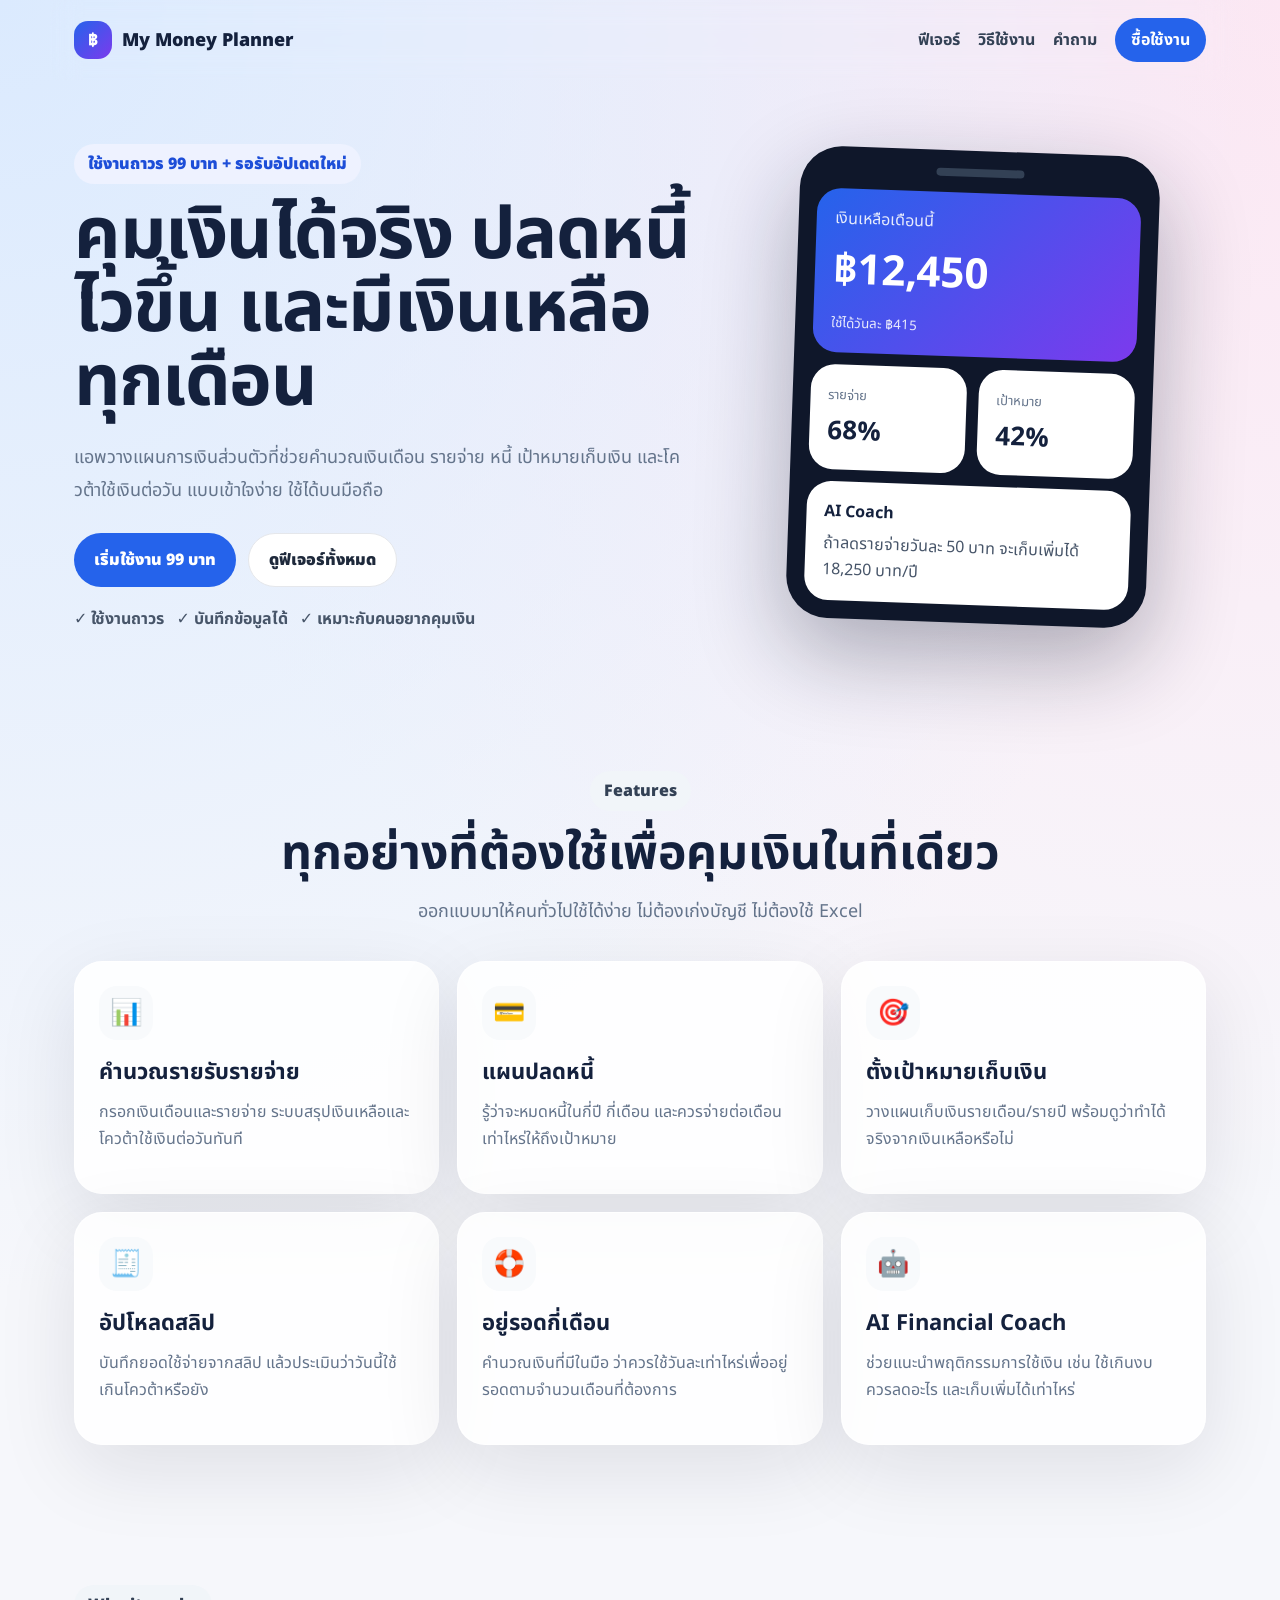
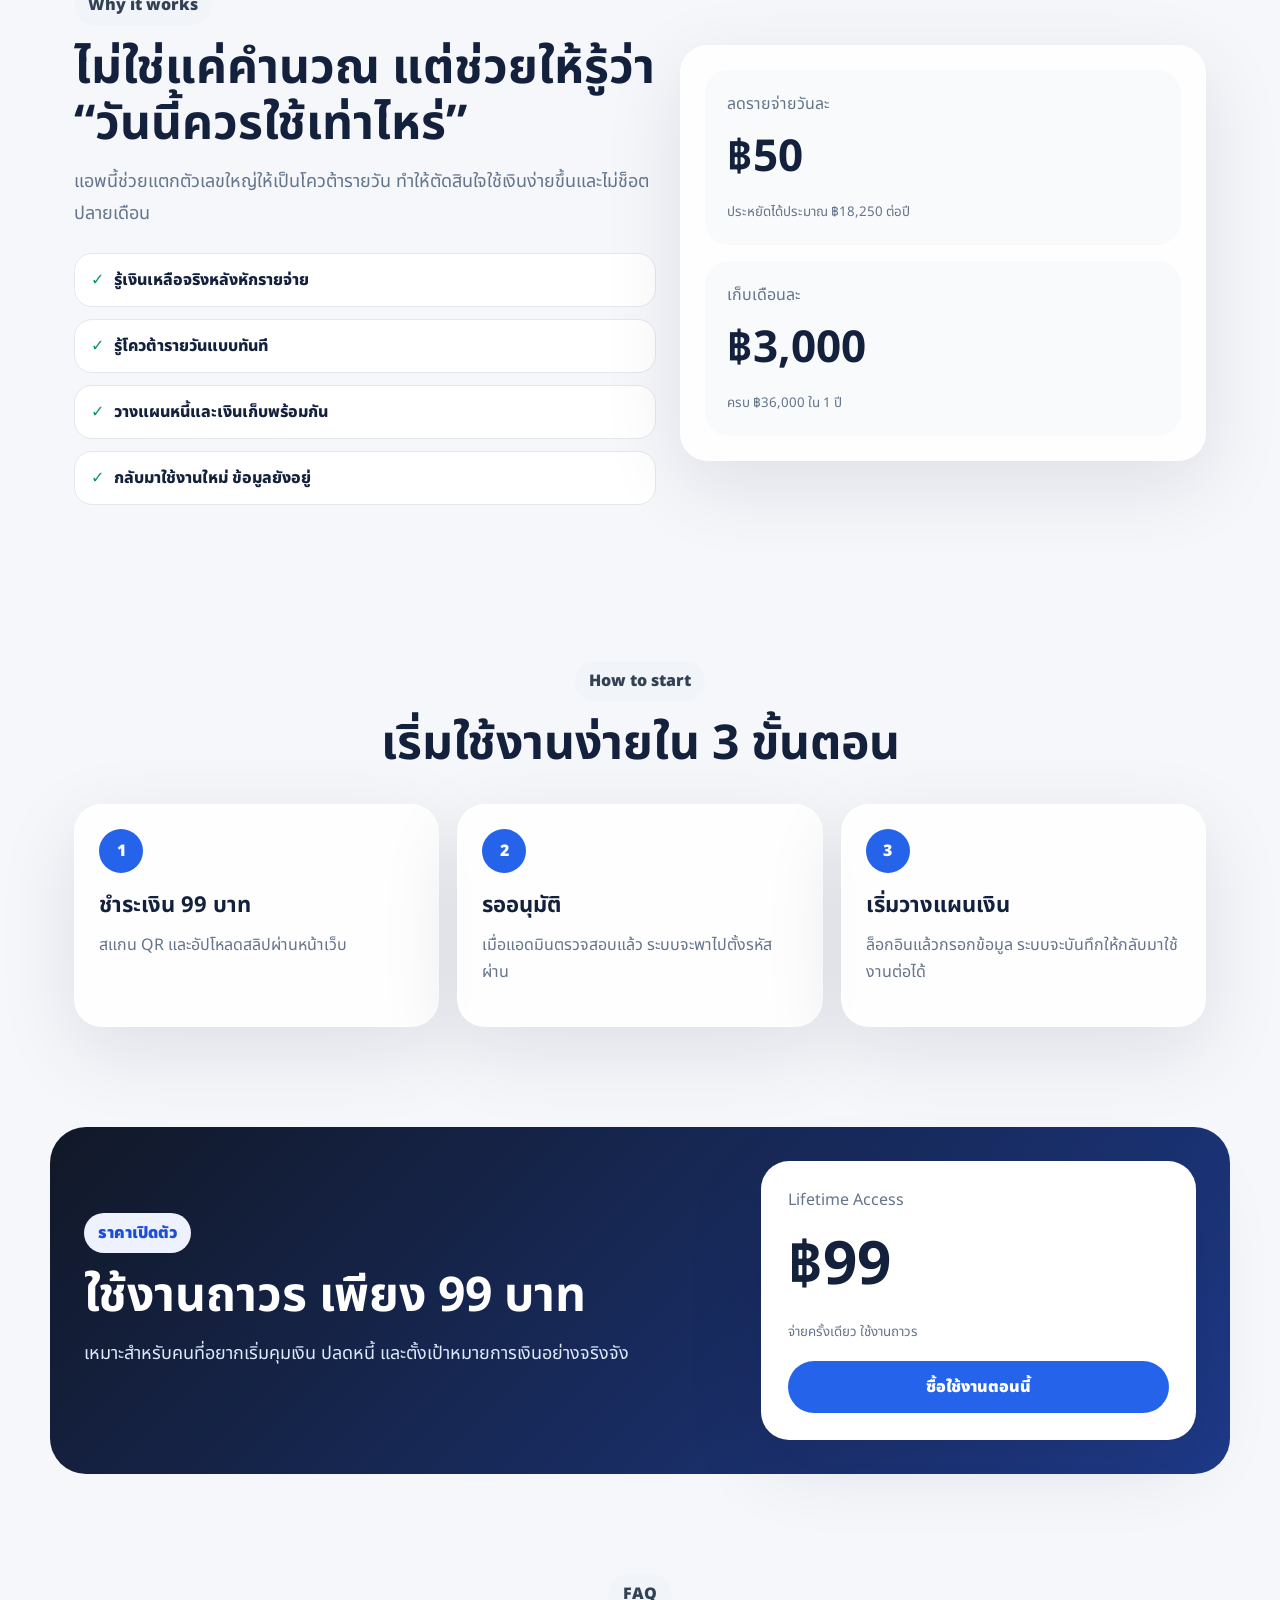
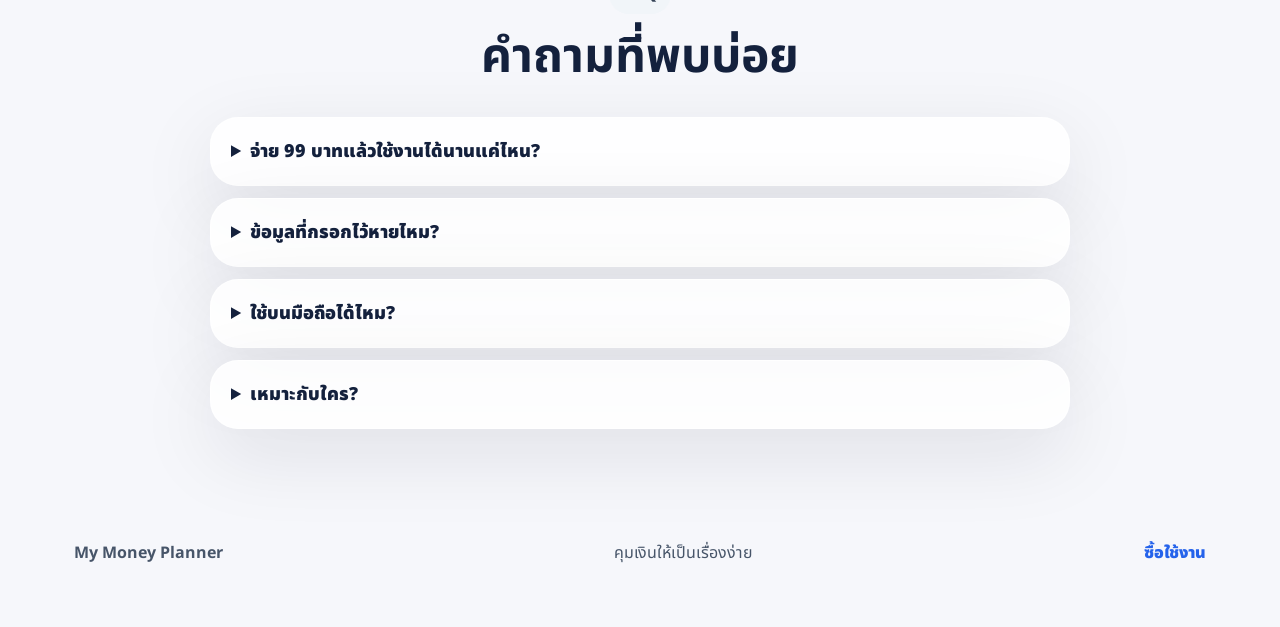
<file: landing.html>
<!DOCTYPE html>
<html lang="th">
<head>
  <meta charset="UTF-8" />
  <meta name="viewport" content="width=device-width, initial-scale=1.0" />
  <title>My Money Planner | วางแผนการเงิน</title>
  <meta name="description" content="แอพวางแผนการเงิน คุมรายจ่าย ปลดหนี้ เก็บเงิน ใช้งานถาวร 99 บาท" />
  <link rel="stylesheet" href="landing.css" />
</head>
<body>
  <nav class="nav">
    <a class="brand" href="landing.html"><span class="brand-icon">฿</span><span>My Money Planner</span></a>
    <div class="nav-links">
      <a href="#features">ฟีเจอร์</a>
      <a href="#how">วิธีใช้งาน</a>
      <a href="#faq">คำถาม</a>
      <a class="nav-cta" href="payment.html">ซื้อใช้งาน</a>
    </div>
  </nav>

  <header class="hero">
    <section class="hero-content">
      <span class="badge">ใช้งานถาวร 99 บาท + รอรับอัปเดตใหม่</span>
      <h1>คุมเงินได้จริง ปลดหนี้ไวขึ้น และมีเงินเหลือทุกเดือน</h1>
      <p>แอพวางแผนการเงินส่วนตัวที่ช่วยคำนวณเงินเดือน รายจ่าย หนี้ เป้าหมายเก็บเงิน และโควต้าใช้เงินต่อวัน แบบเข้าใจง่าย ใช้ได้บนมือถือ</p>
      <div class="hero-actions">
        <a class="primary-btn" href="payment.html">เริ่มใช้งาน 99 บาท</a>
        <a class="secondary-btn" href="#features">ดูฟีเจอร์ทั้งหมด</a>
      </div>
      <div class="trust-row">
        <span>✓ ใช้งานถาวร</span><span>✓ บันทึกข้อมูลได้</span><span>✓ เหมาะกับคนอยากคุมเงิน</span>
      </div>
    </section>

    <section class="phone-preview">
      <div class="phone">
        <div class="phone-top"></div>
        <div class="app-card gradient">
          <span>เงินเหลือเดือนนี้</span>
          <strong>฿12,450</strong>
          <small>ใช้ได้วันละ ฿415</small>
        </div>
        <div class="mini-grid">
          <div><span>รายจ่าย</span><b>68%</b></div>
          <div><span>เป้าหมาย</span><b>42%</b></div>
        </div>
        <div class="ai-box">
          <b>AI Coach</b>
          <p>ถ้าลดรายจ่ายวันละ 50 บาท จะเก็บเพิ่มได้ 18,250 บาท/ปี</p>
        </div>
      </div>
    </section>
  </header>

  <main>
    <section id="features" class="section">
      <div class="section-head">
        <span class="badge soft">Features</span>
        <h2>ทุกอย่างที่ต้องใช้เพื่อคุมเงินในที่เดียว</h2>
        <p>ออกแบบมาให้คนทั่วไปใช้ได้ง่าย ไม่ต้องเก่งบัญชี ไม่ต้องใช้ Excel</p>
      </div>

      <div class="feature-grid">
        <article class="feature-card"><div class="icon">📊</div><h3>คำนวณรายรับรายจ่าย</h3><p>กรอกเงินเดือนและรายจ่าย ระบบสรุปเงินเหลือและโควต้าใช้เงินต่อวันทันที</p></article>
        <article class="feature-card"><div class="icon">💳</div><h3>แผนปลดหนี้</h3><p>รู้ว่าจะหมดหนี้ในกี่ปี กี่เดือน และควรจ่ายต่อเดือนเท่าไหร่ให้ถึงเป้าหมาย</p></article>
        <article class="feature-card"><div class="icon">🎯</div><h3>ตั้งเป้าหมายเก็บเงิน</h3><p>วางแผนเก็บเงินรายเดือน/รายปี พร้อมดูว่าทำได้จริงจากเงินเหลือหรือไม่</p></article>
        <article class="feature-card"><div class="icon">🧾</div><h3>อัปโหลดสลิป</h3><p>บันทึกยอดใช้จ่ายจากสลิป แล้วประเมินว่าวันนี้ใช้เกินโควต้าหรือยัง</p></article>
        <article class="feature-card"><div class="icon">🛟</div><h3>อยู่รอดกี่เดือน</h3><p>คำนวณเงินที่มีในมือ ว่าควรใช้วันละเท่าไหร่เพื่ออยู่รอดตามจำนวนเดือนที่ต้องการ</p></article>
        <article class="feature-card"><div class="icon">🤖</div><h3>AI Financial Coach</h3><p>ช่วยแนะนำพฤติกรรมการใช้เงิน เช่น ใช้เกินงบ ควรลดอะไร และเก็บเพิ่มได้เท่าไหร่</p></article>
      </div>
    </section>

    <section class="section split">
      <div>
        <span class="badge soft">Why it works</span>
        <h2>ไม่ใช่แค่คำนวณ แต่ช่วยให้รู้ว่า “วันนี้ควรใช้เท่าไหร่”</h2>
        <p>แอพนี้ช่วยแตกตัวเลขใหญ่ให้เป็นโควต้ารายวัน ทำให้ตัดสินใจใช้เงินง่ายขึ้นและไม่ช็อตปลายเดือน</p>
        <ul class="check-list">
          <li>รู้เงินเหลือจริงหลังหักรายจ่าย</li>
          <li>รู้โควต้ารายวันแบบทันที</li>
          <li>วางแผนหนี้และเงินเก็บพร้อมกัน</li>
          <li>กลับมาใช้งานใหม่ ข้อมูลยังอยู่</li>
        </ul>
      </div>
      <div class="stat-panel">
        <div><span>ลดรายจ่ายวันละ</span><strong>฿50</strong><small>ประหยัดได้ประมาณ ฿18,250 ต่อปี</small></div>
        <div><span>เก็บเดือนละ</span><strong>฿3,000</strong><small>ครบ ฿36,000 ใน 1 ปี</small></div>
      </div>
    </section>

    <section id="how" class="section">
      <div class="section-head"><span class="badge soft">How to start</span><h2>เริ่มใช้งานง่ายใน 3 ขั้นตอน</h2></div>
      <div class="steps">
        <article><span>1</span><h3>ชำระเงิน 99 บาท</h3><p>สแกน QR และอัปโหลดสลิปผ่านหน้าเว็บ</p></article>
        <article><span>2</span><h3>รออนุมัติ</h3><p>เมื่อแอดมินตรวจสอบแล้ว ระบบจะพาไปตั้งรหัสผ่าน</p></article>
        <article><span>3</span><h3>เริ่มวางแผนเงิน</h3><p>ล็อกอินแล้วกรอกข้อมูล ระบบจะบันทึกให้กลับมาใช้งานต่อได้</p></article>
      </div>
    </section>

    <section class="pricing">
      <div>
        <span class="badge">ราคาเปิดตัว</span>
        <h2>ใช้งานถาวร เพียง 99 บาท</h2>
        <p>เหมาะสำหรับคนที่อยากเริ่มคุมเงิน ปลดหนี้ และตั้งเป้าหมายการเงินอย่างจริงจัง</p>
      </div>
      <div class="price-card">
        <span>Lifetime Access</span>
        <strong>฿99</strong>
        <small>จ่ายครั้งเดียว ใช้งานถาวร</small>
        <a class="primary-btn full" href="payment.html">ซื้อใช้งานตอนนี้</a>
      </div>
    </section>

    <section id="faq" class="section">
      <div class="section-head"><span class="badge soft">FAQ</span><h2>คำถามที่พบบ่อย</h2></div>
      <div class="faq-list">
        <details><summary>จ่าย 99 บาทแล้วใช้งานได้นานแค่ไหน?</summary><p>ใช้งานถาวรสำหรับเวอร์ชันปัจจุบัน และรอรับการอัปเดตฟีเจอร์ใหม่ ๆ ในอนาคต</p></details>
        <details><summary>ข้อมูลที่กรอกไว้หายไหม?</summary><p>ระบบบันทึกข้อมูลผู้ใช้ไว้ในฐานข้อมูล เมื่อกลับมา login ข้อมูลเดิมจะโหลดกลับมา</p></details>
        <details><summary>ใช้บนมือถือได้ไหม?</summary><p>ใช้ได้ เว็บถูกออกแบบให้รองรับมือถือ แท็บเล็ต และคอมพิวเตอร์</p></details>
        <details><summary>เหมาะกับใคร?</summary><p>เหมาะกับคนที่อยากคุมรายจ่าย วางแผนปลดหนี้ ตั้งเป้าเก็บเงิน และไม่อยากช็อตปลายเดือน</p></details>
      </div>
    </section>
  </main>

  <footer class="footer">
    <strong>My Money Planner</strong>
    <span>คุมเงินให้เป็นเรื่องง่าย</span>
    <a href="payment.html">ซื้อใช้งาน</a>
  </footer>

  <script src="landing.js"></script>
</body>
</html>
</file>
<file: landing.css>
@import url('https://fonts.googleapis.com/css2?family=Noto+Sans+Thai:wght@400;500;600;700;800&display=swap');
:root{--bg:#f6f7fb;--card:#fff;--text:#14213d;--muted:#64748b;--primary:#2563eb;--primary-dark:#1d4ed8;--green:#059669;--line:#e5e7eb;--shadow:0 24px 80px rgba(15,23,42,.10);--radius:28px}
*{box-sizing:border-box}html{scroll-behavior:smooth}body{margin:0;font-family:'Noto Sans Thai',system-ui,sans-serif;color:var(--text);background:radial-gradient(circle at top left,#dbeafe,transparent 32%),radial-gradient(circle at top right,#fce7f3,transparent 30%),var(--bg)}a{color:inherit;text-decoration:none}
.nav{width:min(1180px,100%);margin:auto;padding:18px 24px;display:flex;justify-content:space-between;align-items:center;position:sticky;top:0;z-index:20;backdrop-filter:blur(14px)}.brand{display:flex;align-items:center;gap:10px;font-weight:900;font-size:18px}.brand-icon{width:38px;height:38px;display:grid;place-items:center;border-radius:14px;background:linear-gradient(135deg,#2563eb,#7c3aed);color:white}.nav-links{display:flex;align-items:center;gap:18px;color:#334155;font-weight:700}.nav-cta{background:var(--primary);color:white;padding:10px 16px;border-radius:999px}
.hero{width:min(1180px,100%);margin:20px auto 0;padding:44px 24px 70px;display:grid;grid-template-columns:1.15fr .85fr;gap:34px;align-items:center}.badge{display:inline-flex;width:max-content;padding:8px 14px;border-radius:999px;background:#eef2ff;color:#1d4ed8;font-weight:900;margin-bottom:16px}.badge.soft{background:#f1f5f9;color:#334155}h1,h2,h3,p{margin-top:0}h1{font-size:clamp(40px,7vw,72px);line-height:1.02;letter-spacing:-1.5px;margin-bottom:22px}h2{font-size:clamp(30px,4vw,48px);line-height:1.15;margin-bottom:14px}h3{font-size:22px;margin-bottom:10px}.hero-content p,.section-head p,.split p,.pricing p{color:var(--muted);font-size:18px;line-height:1.8}.hero-actions{display:flex;flex-wrap:wrap;gap:12px;margin:26px 0 20px}.primary-btn,.secondary-btn{display:inline-flex;align-items:center;justify-content:center;border-radius:999px;padding:14px 20px;font-weight:900}.primary-btn{background:var(--primary);color:white}.primary-btn:hover{background:var(--primary-dark)}.secondary-btn{background:white;color:#1e293b;border:1px solid var(--line)}.trust-row{display:flex;flex-wrap:wrap;gap:12px;color:#475569;font-weight:700}
.phone-preview{display:grid;place-items:center}.phone{width:min(360px,100%);border-radius:42px;background:#0f172a;padding:18px;box-shadow:0 34px 90px rgba(15,23,42,.32);transform:rotate(2deg)}.phone-top{width:88px;height:8px;border-radius:999px;background:#334155;margin:0 auto 16px}.app-card,.mini-grid div,.ai-box{background:white;border-radius:24px;padding:18px}.app-card.gradient{color:white;background:linear-gradient(135deg,#2563eb,#7c3aed)}.app-card span,.app-card small{opacity:.88}.app-card strong{display:block;font-size:42px;margin:8px 0}.mini-grid{display:grid;grid-template-columns:1fr 1fr;gap:12px;margin:12px 0}.mini-grid span{color:#64748b;font-size:13px}.mini-grid b{display:block;font-size:26px;margin-top:5px}.ai-box p{color:#475569;line-height:1.6;margin:8px 0 0}
.section{width:min(1180px,100%);margin:0 auto;padding:70px 24px}.section-head{text-align:center;max-width:760px;margin:0 auto 32px}.feature-grid{display:grid;grid-template-columns:repeat(3,1fr);gap:18px}.feature-card,.steps article,.faq-list details,.stat-panel,.price-card{background:rgba(255,255,255,.86);border:1px solid rgba(255,255,255,.75);border-radius:var(--radius);box-shadow:var(--shadow)}.feature-card{padding:24px;transition:.25s}.feature-card:hover{transform:translateY(-5px)}.icon{width:54px;height:54px;display:grid;place-items:center;border-radius:18px;background:#f8fafc;font-size:26px;margin-bottom:16px}.feature-card p,.steps p,.faq-list p{color:var(--muted);line-height:1.7}
.split{display:grid;grid-template-columns:1.05fr .95fr;gap:24px;align-items:center}.check-list{padding:0;list-style:none;display:grid;gap:12px;margin-top:22px}.check-list li{padding:14px 16px;border-radius:18px;background:white;border:1px solid var(--line);font-weight:800}.check-list li::before{content:"✓";color:var(--green);margin-right:10px}.stat-panel{padding:24px;display:grid;gap:16px}.stat-panel div{padding:22px;border-radius:24px;background:#f8fafc}.stat-panel span,.stat-panel small{color:var(--muted)}.stat-panel strong{display:block;font-size:44px;margin:8px 0}
.steps{display:grid;grid-template-columns:repeat(3,1fr);gap:18px}.steps article{padding:24px}.steps span{width:44px;height:44px;display:grid;place-items:center;border-radius:50%;background:var(--primary);color:white;font-weight:900;margin-bottom:16px}
.pricing{width:min(1180px,100%);margin:30px auto;padding:34px;border-radius:36px;background:linear-gradient(135deg,#111827,#1e3a8a);color:white;display:grid;grid-template-columns:1.2fr .8fr;gap:24px;align-items:center}.pricing p{color:#dbeafe}.price-card{padding:26px;color:var(--text);background:white}.price-card span,.price-card small{color:var(--muted)}.price-card strong{display:block;font-size:60px;margin:8px 0}.full{width:100%;margin-top:18px}.faq-list{display:grid;gap:12px;max-width:860px;margin:auto}.faq-list details{padding:20px}.faq-list summary{cursor:pointer;font-weight:900;font-size:18px}.faq-list p{margin:12px 0 0}.footer{width:min(1180px,100%);margin:20px auto 40px;padding:22px 24px;color:#475569;display:flex;justify-content:space-between;gap:12px;flex-wrap:wrap}.footer a{color:var(--primary);font-weight:900}
@media(max-width:900px){.nav{align-items:flex-start;gap:12px}.nav-links{display:none}.hero,.split,.pricing{grid-template-columns:1fr}.hero{padding-top:26px}.feature-grid,.steps{grid-template-columns:1fr}.phone{transform:none}.primary-btn,.secondary-btn{width:100%}.pricing{margin-left:16px;margin-right:16px;width:auto}}
</file>
